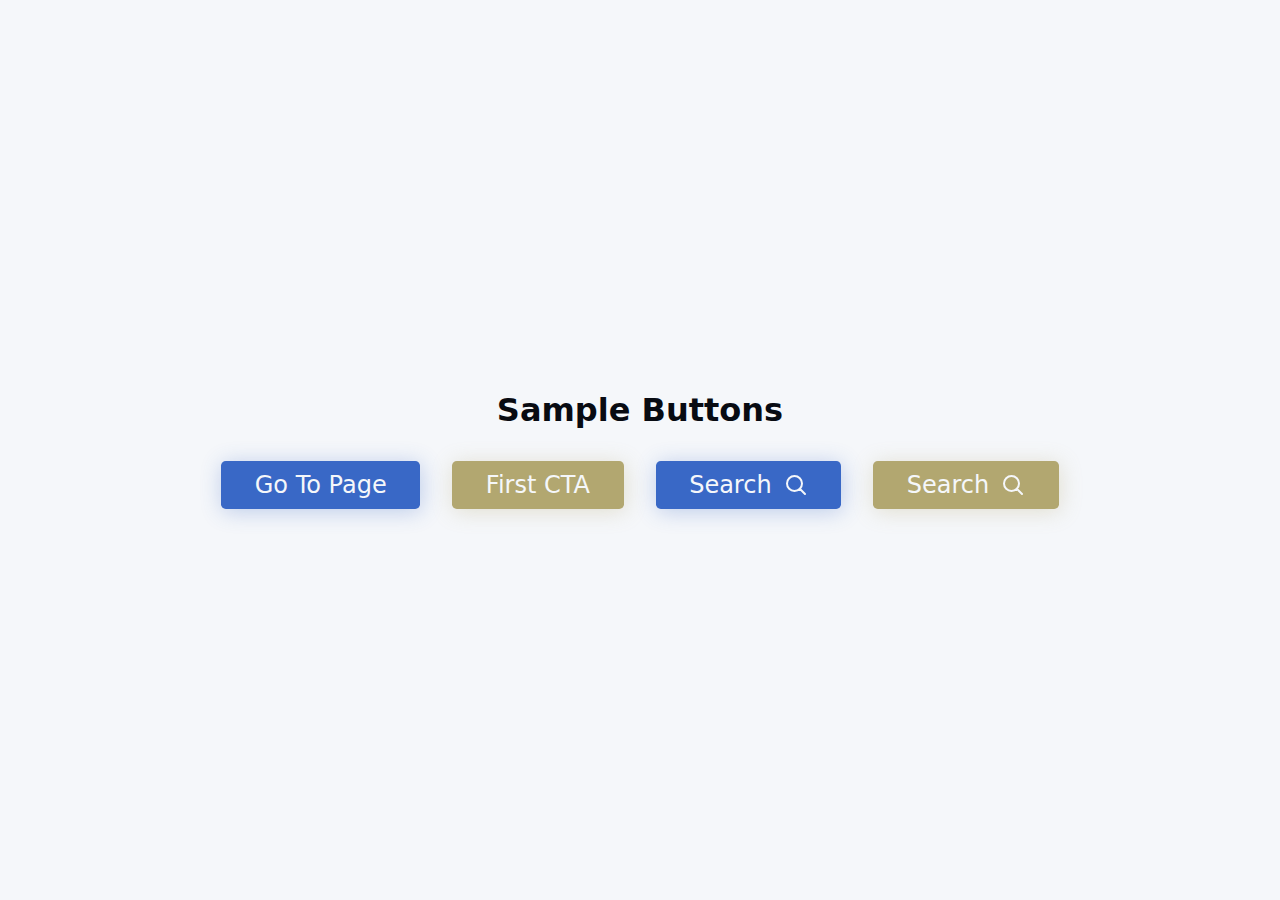
<file: Better Buttons/index.html>
<!DOCTYPE html>
<html lang="en">
<head>
    <meta charset="UTF-8">
    <meta http-equiv="X-UA-Compatible" content="IE=edge">
    <meta name="viewport" content="width=device-width, initial-scale=1.0">
    <title>Better Button Defaults</title>
    <link rel="stylesheet" href="style.css">
</head>
<body>
    <div class="container">
        <h1>Sample Buttons</h1>
        <div class="container-flex">
            <a href="#" class="btn">Go To Page</a>
            <button class="btn btn--secondary">First CTA</button>
            <button class="btn">
                <span>Search</span>
                <svg xmlns="http://www.w3.org/2000/svg" fill="none" viewBox="0 0 24 24" width="24" stroke-width="2" stroke="currentColor" class="w-6 h-6">
                    <path stroke-linecap="round" stroke-linejoin="round" d="M21 21l-5.197-5.197m0 0A7.5 7.5 0 105.196 5.196a7.5 7.5 0 0010.607 10.607z" />
                </svg>
            </button>
            <button class="btn btn--secondary">
                <span>Search</span>
                <svg xmlns="http://www.w3.org/2000/svg" fill="none" viewBox="0 0 24 24" width="24" stroke-width="2" stroke="currentColor" class="w-6 h-6">
                    <path stroke-linecap="round" stroke-linejoin="round" d="M21 21l-5.197-5.197m0 0A7.5 7.5 0 105.196 5.196a7.5 7.5 0 0010.607 10.607z" />
                </svg>
            </button>
        </div>
    </div>
</body>
</html>
</file>
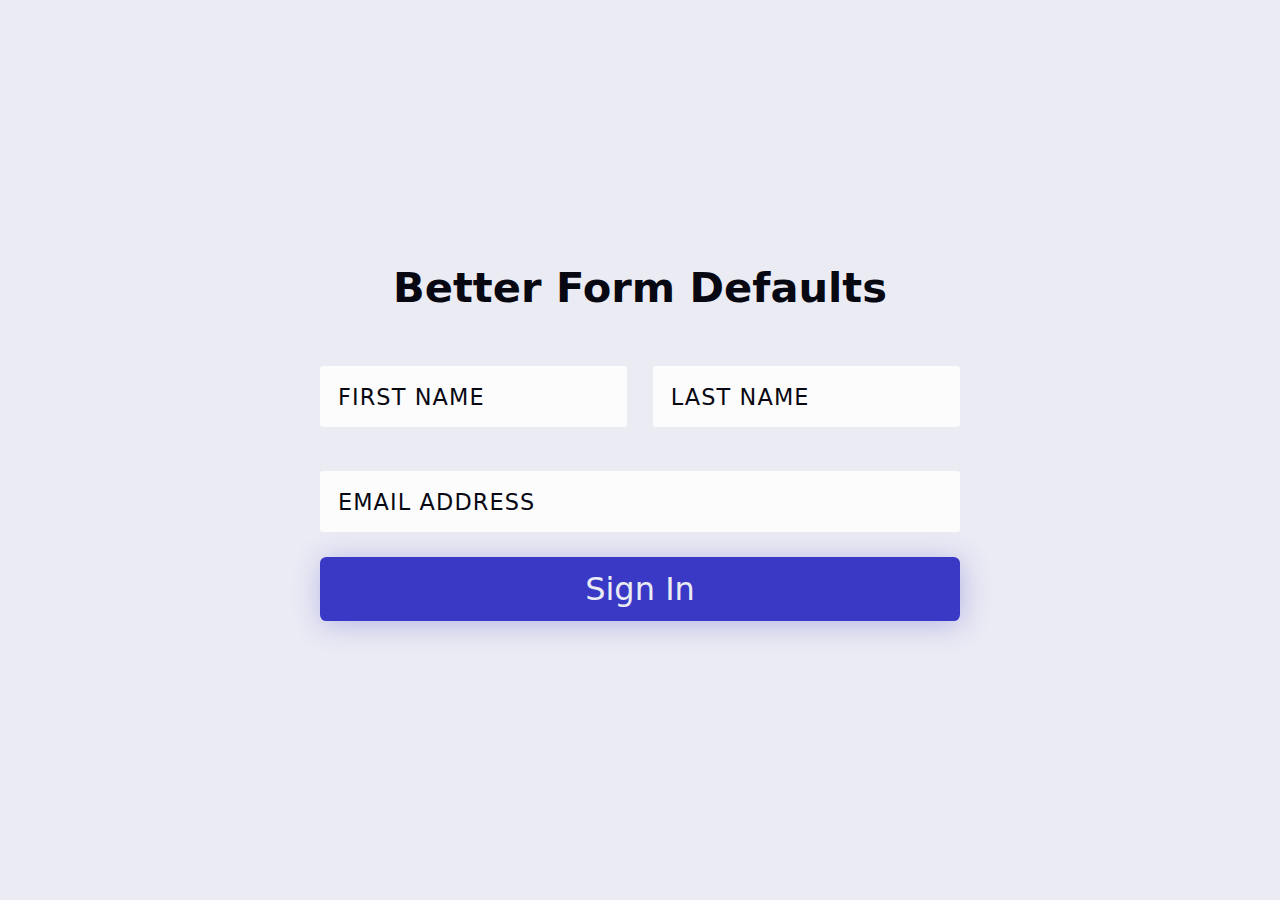
<file: Better Forms/index.html>
<!DOCTYPE html>
<html lang="en">
<head>
    <meta charset="UTF-8">
    <meta http-equiv="X-UA-Compatible" content="IE=edge">
    <meta name="viewport" content="width=device-width, initial-scale=1.0">
    <title>Better Form Layouts</title>
    <link rel="stylesheet" href="style.css">
</head>
<body>
    <div class="container">
        <h1>Better Form Defaults</h1>
        <form>
            <div class="input-wrapper">
                <input type="text" id="firstname" class="form-input" placeholder="First Name" autocomplete="given-name">
                <label for="firstname" class="form-label">First Name</label>
            </div>
            <div class="input-wrapper">
                <input type="text" id="lastname" class="form-input" placeholder="Last Name" autocomplete="family-name">
                <label for="lastname" class="form-label">Last Name</label>
            </div>
            <div class="input-wrapper md:span-2">
                <input type="text" id="email" class="form-input" placeholder="Email Address" autocomplete="email">
                <label for="email" class="form-label">Email Address</label>
            </div>
            <button type="submit" class="btn md:span-2">Sign In</button>
        </form>
    </div>
</body>
</html>
</file>
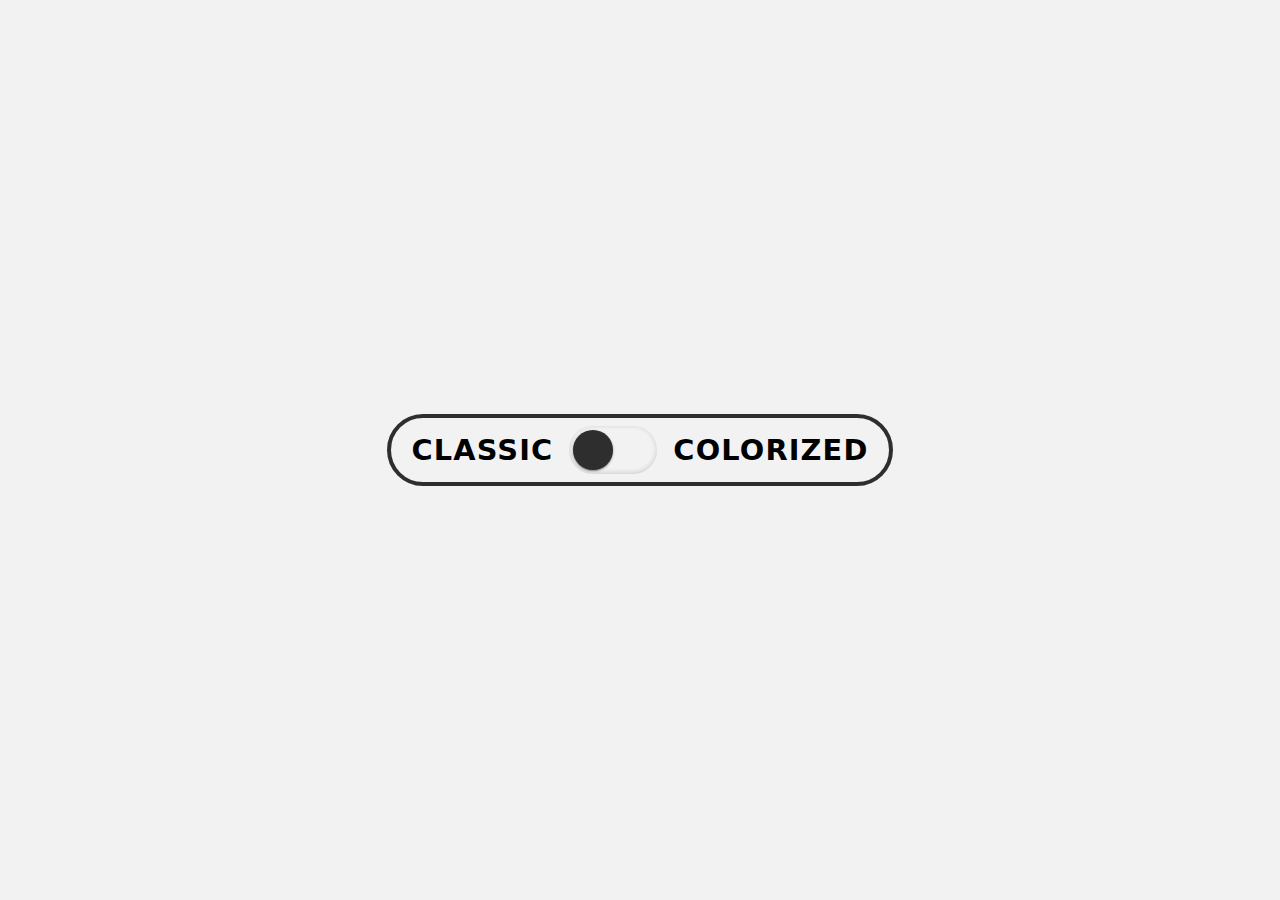
<file: Custom Toggle/index.html>
<!DOCTYPE html>
<html lang="en">
<head>
    <meta charset="UTF-8">
    <meta http-equiv="X-UA-Compatible" content="IE=edge">
    <meta name="viewport" content="width=device-width, initial-scale=1.0">
    <title>Custom Toggle Button</title>
    <link rel="stylesheet" href="style.css">
</head>
<body>
    <main>
        <div class="toggle-container">
            <label for="theme" class="theme">
                <span class="theme-text">Classic</span>
                <input type="checkbox" id="theme">
                <span class="theme-btn"></span>
                <span class="theme-text">Colorized</span>
            </label>
        </div>
    </main>
    <script>
        const button = document.querySelector('#theme');
        const body = document.querySelector('main');
        button.addEventListener('change', (e) => {
            e.target.checked
                ? body.classList.add('colorized')
                : body.classList.remove('colorized');
        });
    </script>
</body>
</html>
</file>
<file: Better Buttons/style.css>
*, *::after, *::before {
    box-sizing: border-box;
    padding: 0;
    margin: 0;
}

button {
    font: inherit;
    border: none;
    cursor: pointer;
}

:root {
    --_hue: 220;
    --_size: 1.5rem;
    --_transitionSpeed: 400ms;

    /* light */
    --bg--light: var(--_hue) 30% 97%;
    --txt--light: var(--_hue) 40% 5%;
    --accent--light: var(--_hue) 55% 50%;
    --secondary--light: calc(var(--_hue) + 190) 30% 57%;

    /* dark */
    --bg--dark: var(--_hue) 20% 7%;
    --txt--dark: var(--_hue) 30% 88%;
    --accent--dark: var(--_hue) 55% 50%;
    --secondary--dark: calc(var(--_hue) + 190) 20% 57%;

    /* defaults */
    --bg: var(--bg--light);
    --txt: var(--txt--light);
    --accent: var(--accent--light);
    --secondary: var(--secondary--light);
    color-scheme: light;
}

@media (prefers-color-scheme: dark) {
    :root {
        --bg: var(--bg--dark);
        --txt: var(--txt--dark);
        --accent: var(--accent--dark);
        --secondary: var(--secondary--dark);
        color-scheme: dark;
    }
}

@media (prefers-reduced-motion: reduce) {
    :root {
        --_transitionSpeed: 100ms;
    }
}

body {
    background-color: hsl(var(--bg));
    color: hsl(var(--txt));
    font-family: system-ui, -apple-system, BlinkMacSystemFont, 'Segoe UI', Roboto, Oxygen, Ubuntu, Cantarell, 'Open Sans', 'Helvetica Neue', sans-serif;
}

.container {
    min-height: 100vh;
    display: grid;
    gap: 2rem;
    place-items: center;
    place-content: center;
    padding: 1rem;
}

.container-flex {
    display: flex;
    flex-wrap: wrap;
    gap: 2rem;
    place-items: center;
    justify-content: center;
}

.btn {
    font-size: var(--_size);
    display: flex;
    align-items: center;
    justify-content: center;
    gap: 0.5em;
    background-color: hsl(var(--accent));
    color: hsl(var(--bg));
    text-decoration: none;
    padding: 0.4em 1.4em;
    border-radius: 0.2em;
    box-shadow: 
    0.05em 0.1em 0.9em hsl(var(--accent) / 0.3),
    0 0 0 -0.1em hsl(var(--bg)),
    0 0 0 -0.2em hsl(var(--accent));
    transition:
        box-shadow var(--_transitionSpeed) cubic-bezier(0.66,-0.2, 0.27, 1.15),
        background-color var(--_transitionSpeed) cubic-bezier(0.66, -0.2, 0.27, 1.15);
}

.btn--secondary {
    --accent: var(--secondary);
}

.btn :where(svg, img) {
    width: var(--_size);
}

.btn :where(svg, img, span) {
    pointer-events: none;
}

.btn:where(:active, :hover) {
    background-color: hsl(var(--accent) / 0.8);
    box-shadow: 
        0 0 0 hsl(var(--accent) / 0.3) ,
        0 0 0 -0.1em hsl(var(--bg)),
        0 0 0 -0.2em hsl(var(--accent));
}

.btn:focus {
    outline: none;
}

.btn:focus-visible {
    box-shadow: 
        0 0 0 hsl(var(--accent) / 0.3),
        0 0 0 0.2em hsl(var(--bg)),
        0 0 0 0.4em hsl(var(--accent) / 0.5);
}
</file>
<file: Better Forms/style.css>
*, *::after, *::before {
    box-sizing: border-box;
    margin: 0;
    padding: 0;
}

button {
    font: inherit;
    border: none;
    cursor: pointer;
}

input, label {
    font: inherit;
}

:root {
    --_hue: 240;
    --_size: 2rem;
    --_radius: 0.2rem;
    --_tspeed_fast: 150ms;
    --_tspeed_slow: 400ms;
    --_ttype_squish: cubic-bezier(0.86, -0.1, 0.27, 1.15);

    /* light */
    --bg-light: var(--_hue) 30% 94%;
    --txt-light: var(--_hue) 40% 5%;
    --accent-light: var(--_hue) 55% 50%;
    --muted-light: var(--_hue) 30% 99%;

    /* dark */
    --bg-dark: var(--_hue) 15% 10%;
    --txt-dark: var(--_hue) 30% 88%;
    --accent-dark: var(--_hue) 50% 50%;
    --muted-dark: var(--_hue) 20% 4%;

    --bg: var(--bg-light);
    --txt: var(--txt-light);
    --accent: var(--accent-light);
    --muted: var(--muted-light);
    color-scheme: light;
}

@media (prefers-color-scheme: dark) {
    :root {
        --bg: var(--bg-dark);
        --txt: var(--txt-dark);
        --accent: var(--accent-dark);
        --muted: var(--muted-dark);
        color-scheme: dark;
    }
}

@media (prefers-reduced-motion: reduced) {
    :root {
        --_tspeed_slow: 50ms;
        --_tspeed_fast: 50ms;
    }
}

body {
    min-height: 100vh;
    display: grid;
    place-items: center;
    font-family: system-ui, -apple-system, BlinkMacSystemFont, 'Segoe UI', Roboto, Oxygen, Ubuntu, Cantarell, 'Open Sans', 'Helvetica Neue', sans-serif;
    background-color: hsl(var(--bg));
    color: hsl(var(--txt));
}

::selection {
    background-color: hsl(var(--accent) / 0.8);
    color: hsl(var(--bg));
}

h1 {
    font-size: calc(var(--_size) * 1.3);
}

.container {
    margin-inline: max(calc((100vw - 70rem) / 2), 1.5rem);
    display: grid;
    gap: 1.5vmax;
    text-align: center;
}

form {
    display: grid;
    gap: 0.8em;
    max-width: calc(var(--_size) * 20);
    font-size: var(--_size);
    text-align: left;
    padding-block: 0.5em;
}

.input-wrapper {
    position: relative;
    display: grid;
    gap: 0.2em;
    margin-block-start: 0.6em;
}

.form-label {
    text-transform: uppercase;
    font-size: 0.7em;
    letter-spacing: 0.05em;
    margin-inline: 0.45em;
    position: absolute;
    top: 50%;
    transform: translateY(-50%);
    padding: 0.1em 0.35em;
    background-color: hsl(var(--muted));
    transition: 
        transform var(--_tspeed_fast) var(--_ttype_squish),
        background-color var(--_tspeed_fast) var(--_ttype_squish);
    /* display: none; */
}

.form-input {
    border: none;
    border-radius: var(--_radius);
    padding: 0.35em 0.55em;
    width: 100%;
    background-color: hsl(var(--muted));
    caret-color: hsl(var(--accent));
    box-shadow: 
        0 0 0 -0.1em hsl(var(--bg)),
        0 0 0 -0.2em hsl(var(--accent) / 0.8);
    transition: 
        box-shadow var(--_tspeed_slow) var(--_ttype_squish);
}

.form-input:focus {
    outline: none;
    box-shadow: 
        0 0 0 0.2em hsl(var(--bg)),
        0 0 0 0.4em hsl(var(--accent) / 0.8);
}

.form-input:focus ~ .form-label,
.form-input:not(:placeholder-shown) ~ .form-label {
    transform: translate3d(0, -2.75em, 0);
    background-color: hsl(var(--bg));
    color: hsl(var(--accent) / 0.8);
}

.form-input::placeholder {
    opacity: 0;
}

@media screen and (min-width: 600px) {
    .md\:span-2 {
        grid-column: 1 / span 2;
    }
}

.btn {
    font-size: var(--_size);
    display: flex;
    align-items: center;
    justify-content: center;
    gap: 0.5em;
    background-color: hsl(var(--accent));
    color: hsl(var(--bg));
    text-decoration: none;
    padding: 0.4em 1.4em;
    border-radius: 0.2em;
    box-shadow: 
    0.05em 0.1em 0.9em hsl(var(--accent) / 0.3),
    0 0 0 -0.1em hsl(var(--bg)),
    0 0 0 -0.2em hsl(var(--accent));
    transition:
        box-shadow var(--_transitionSpeed) cubic-bezier(0.66,-0.2, 0.27, 1.15),
        background-color var(--_transitionSpeed) cubic-bezier(0.66, -0.2, 0.27, 1.15);
}

.btn :where(svg, img) {
    width: var(--_size);
}

.btn :where(svg, img, span) {
    pointer-events: none;
}

.btn:where(:active, :hover) {
    background-color: hsl(var(--accent) / 0.8);
    box-shadow: 
        0 0 0 hsl(var(--accent) / 0.3) ,
        0 0 0 -0.1em hsl(var(--bg)),
        0 0 0 -0.2em hsl(var(--accent));
}

.btn:focus {
    outline: none;
}

.btn:focus-visible {
    box-shadow: 
        0 0 0 hsl(var(--accent) / 0.3),
        0 0 0 0.2em hsl(var(--bg)),
        0 0 0 0.4em hsl(var(--accent) / 0.5);
}
</file>
<file: Custom Toggle/style.css>
*, *::after, *::before {
    box-sizing: border-box;
    margin: 0;
    padding: 0;
}

:root {
    --green: 99, 40%, 58%;
    --yellow: 42, 88%, 64%;
    --orange: 30, 82%, 64%;
    --red: 3, 61%, 58%;
    --purple: 293, 29%, 50%;
    --blue: 202, 68%, 60%;
    --dark: 0, 0%, 18%;
    --light: 0, 0%, 95%;
    --gradient: linear-gradient(90deg, hsl(var(--green)) 0, hsl(var(--green)) 16.667%, hsl(var(--yellow)) 16.667%, hsl(var(--yellow)) 33.333%, hsl(var(--orange)) 33.333%, hsl(var(--orange)) 50%, hsl(var(--red)) 50%, hsl(var(--red)) 66.667%, hsl(var(--purple)) 66.667%, hsl(var(--purple)) 83.334%, hsl(var(--blue)) 83.334%, hsl(var(--blue)) 100%);
}

main {
    display: grid;
    place-items: center;
    min-height: 100vh;
    padding: 1rem;
    background-color: hsl(var(--light));
    font-family: system-ui, -apple-system, BlinkMacSystemFont, 'Segoe UI', Roboto, Oxygen, Ubuntu, Cantarell, 'Open Sans', 'Helvetica Neue', sans-serif;
    font-size: clamp(1rem, 2.3vw, 1.8rem);
    font-weight: bold;
}

.theme{
    position: relative;
    display: grid;
    place-items: center;
    grid-auto-flow: column;
    gap: 1rem;
    padding: .5rem 1.25rem;
    border: 4px solid hsl(var(--dark));
    border-radius: 100vw;
    text-transform: uppercase;
    letter-spacing: .04em;
    background-color: hsl(var(--light));
}

.theme input {
    position: absolute;
    inset: 0;
    width: 100%;
    height: 100%;
    cursor: pointer;
    border-radius: 100vw;
    appearance: none;
}

.theme input:focus-visible {
    outline: 4px solid hsl(var(--blue));
    outline-offset: 4px;
}

.theme-text {
    user-select: none;
}

.theme-btn {
    position: relative;
    pointer-events: none;
    width: 5.5rem;
    height: 3rem;
    border-radius: 100vw;
    box-shadow: inset 0px -1px 5px hsl(var(--dark), .2);
}

.theme-btn::after {
    content: '';
    position: absolute;
    top: 50%;
    transform: translate3d(0, -50%, 0);
    left: .2rem;
    transition: transform .2s cubic-bezier(0.96, -0.11, 0, 1.12);
    width: 2.5rem;
    height: 2.5rem;
    background-color: hsl(var(--dark));
    border-radius: 100vw;
    box-shadow: 0px 1px 2px hsl(var(--dark), .6);
}

.theme input:checked ~ .theme-btn::after {
    background-image: var(--gradient);
    transform: translate3d(2.5rem, -50%, 0) rotate(90deg);
}

.colorized {
    background-image: var(--gradient);
}
</file>
